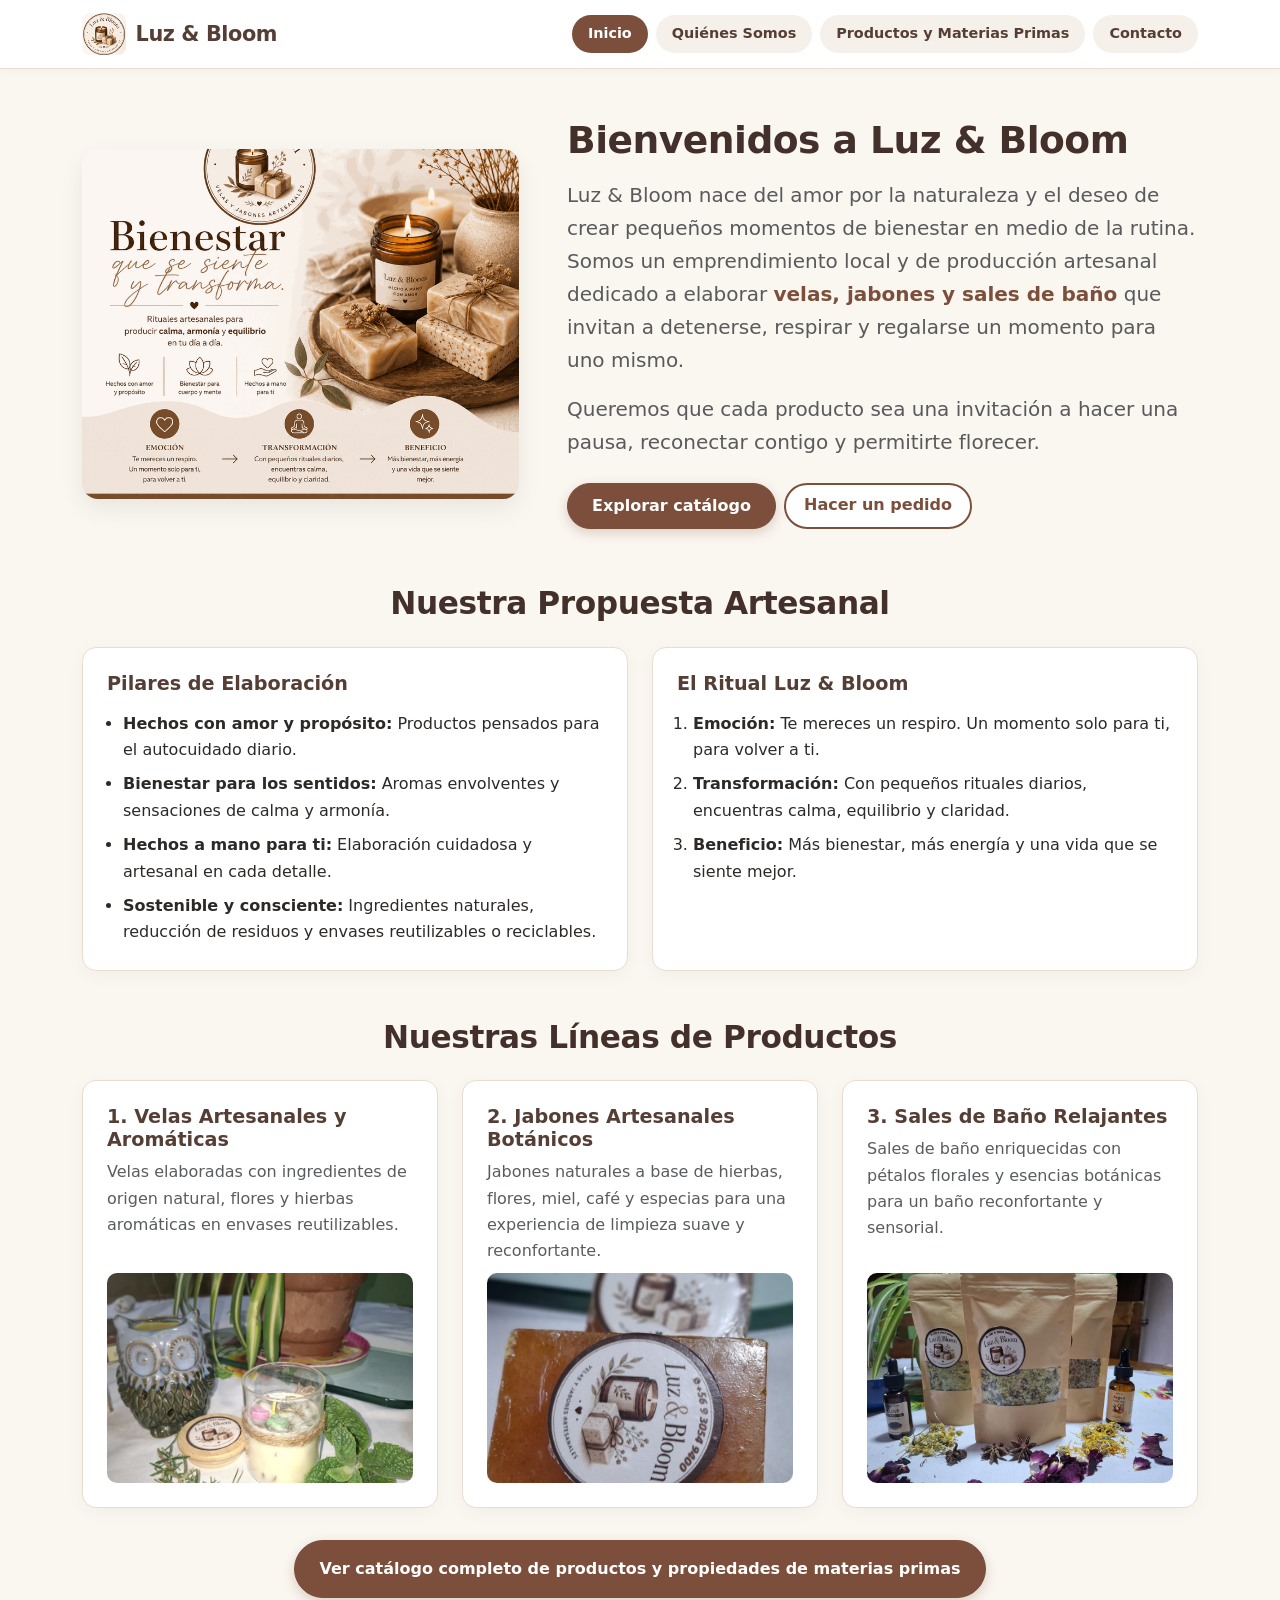
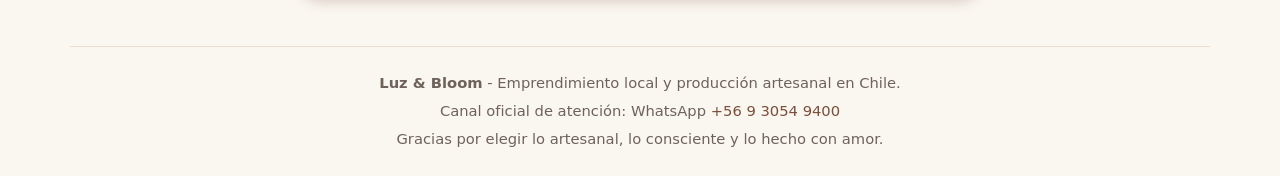
<file: index.html>
<!DOCTYPE html>
<html lang="es">
<head>
    <meta charset="UTF-8">
    <meta name="viewport" content="width=device-width, initial-scale=1.0">
    <meta name="description" content="Luz &amp; Bloom: Velas, jabones y sales de baño de producción artesanal en Chile. Rituales sensoriales para el bienestar, calma y autocuidado.">
    <title>Luz &amp; Bloom - Velas, Jabones y Sales de Baño Artesanales</title>
    <link rel="stylesheet" href="vendor/bootstrap/bootstrap.min.css">
    <link rel="stylesheet" href="css/estilos.css">
</head>
<body>
    <header id="encabezado-principal">
        <nav id="menu-principal" class="navbar navbar-expand-lg fixed-top lb-navbar" aria-label="Navegación principal">
            <div class="container">
                <a class="navbar-brand" href="index.html">
                    <img src="img/logo-luz-bloom.png" alt="Logo de Luz &amp; Bloom - Velas y Jabones Artesanales">
                    <span>Luz &amp; Bloom</span>
                </a>
                <button class="navbar-toggler" type="button" data-bs-toggle="collapse" data-bs-target="#navbarContenido" aria-controls="navbarContenido" aria-expanded="false" aria-label="Abrir menú de navegación">
                    <span class="navbar-toggler-icon"></span>
                </button>
                <div class="collapse navbar-collapse justify-content-end" id="navbarContenido">
                    <ul class="navbar-nav gap-2">
                        <li class="nav-item"><a class="nav-link active" aria-current="page" href="index.html">Inicio</a></li>
                        <li class="nav-item"><a class="nav-link" href="nosotros.html">Quiénes Somos</a></li>
                        <li class="nav-item"><a class="nav-link" href="productos.html">Productos y Materias Primas</a></li>
                        <li class="nav-item"><a class="nav-link" href="contacto.html">Contacto</a></li>
                    </ul>
                </div>
            </div>
        </nav>
    </header>

    <main id="contenido-principal" class="container my-4">
        <section id="presentacion" class="row align-items-center g-4 g-lg-5 mb-5 py-2">
            <div class="col-lg-5 text-center">
                <img src="img/afiche-luz-bloom.png" class="lb-hero-img mx-auto" alt="Afiche de presentación Luz &amp; Bloom: Rituales artesanales de bienestar">
            </div>
            <div class="col-lg-7">
                <h1 class="titulo-pagina mb-3">Bienvenidos a Luz &amp; Bloom</h1>
                <p class="fs-5 text-body-secondary">Luz &amp; Bloom nace del amor por la naturaleza y el deseo de crear pequeños momentos de bienestar en medio de la rutina. Somos un emprendimiento local y de producción artesanal dedicado a elaborar <span class="texto-destacado">velas, jabones y sales de baño</span> que invitan a detenerse, respirar y regalarse un momento para uno mismo.</p>
                <p class="fs-5 text-body-secondary mb-4">Queremos que cada producto sea una invitación a hacer una pausa, reconectar contigo y permitirte florecer.</p>
                <div class="d-flex flex-wrap gap-2">
                    <a href="productos.html" class="btn btn-lb">Explorar catálogo</a>
                    <a href="contacto.html" class="btn btn-lb-outline">Hacer un pedido</a>
                </div>
            </div>
        </section>

        <section id="pilares" class="mb-5">
            <h2 class="titulo-seccion text-center mb-4">Nuestra Propuesta Artesanal</h2>
            <div class="row g-4">
                <div class="col-md-6">
                    <div class="lb-card p-4 h-100">
                        <h3 class="mb-3">Pilares de Elaboración</h3>
                        <ul class="mb-0 ps-3">
                            <li class="mb-2"><strong>Hechos con amor y propósito:</strong> Productos pensados para el autocuidado diario.</li>
                            <li class="mb-2"><strong>Bienestar para los sentidos:</strong> Aromas envolventes y sensaciones de calma y armonía.</li>
                            <li class="mb-2"><strong>Hechos a mano para ti:</strong> Elaboración cuidadosa y artesanal en cada detalle.</li>
                            <li class="mb-0"><strong>Sostenible y consciente:</strong> Ingredientes naturales, reducción de residuos y envases reutilizables o reciclables.</li>
                        </ul>
                    </div>
                </div>

                <div class="col-md-6">
                    <div class="lb-card p-4 h-100">
                        <h3 class="mb-3">El Ritual Luz &amp; Bloom</h3>
                        <ol class="mb-0 ps-3">
                            <li class="mb-2"><strong>Emoción:</strong> Te mereces un respiro. Un momento solo para ti, para volver a ti.</li>
                            <li class="mb-2"><strong>Transformación:</strong> Con pequeños rituales diarios, encuentras calma, equilibrio y claridad.</li>
                            <li class="mb-0"><strong>Beneficio:</strong> Más bienestar, más energía y una vida que se siente mejor.</li>
                        </ol>
                    </div>
                </div>
            </div>
        </section>

        <section id="lineas-productos" class="mb-5">
            <h2 class="titulo-seccion text-center mb-4">Nuestras Líneas de Productos</h2>
            <div class="row g-4">
                <div class="col-md-6 col-lg-4">
                    <article class="card lb-card lb-card-hover h-100">
                        <div class="card-body d-flex flex-column justify-content-between p-4">
                            <div>
                                <h3 class="card-title mb-2">1. Velas Artesanales y Aromáticas</h3>
                                <p class="card-text text-body-secondary">Velas elaboradas con ingredientes de origen natural, flores y hierbas aromáticas en envases reutilizables.</p>
                            </div>
                            <img src="img/vela-menta-romero.jpg" class="lb-product-img mt-2" alt="Vela artesanal con menta y romero en frasco con tapa de madera">
                        </div>
                    </article>
                </div>

                <div class="col-md-6 col-lg-4">
                    <article class="card lb-card lb-card-hover h-100">
                        <div class="card-body d-flex flex-column justify-content-between p-4">
                            <div>
                                <h3 class="card-title mb-2">2. Jabones Artesanales Botánicos</h3>
                                <p class="card-text text-body-secondary">Jabones naturales a base de hierbas, flores, miel, café y especias para una experiencia de limpieza suave y reconfortante.</p>
                            </div>
                            <img src="img/jabon-miel-calendula.jpg" class="lb-product-img mt-2" alt="Jabón artesanal de miel y caléndula">
                        </div>
                    </article>
                </div>

                <div class="col-md-12 col-lg-4">
                    <article class="card lb-card lb-card-hover h-100">
                        <div class="card-body d-flex flex-column justify-content-between p-4">
                            <div>
                                <h3 class="card-title mb-2">3. Sales de Baño Relajantes</h3>
                                <p class="card-text text-body-secondary">Sales de baño enriquecidas con pétalos florales y esencias botánicas para un baño reconfortante y sensorial.</p>
                            </div>
                            <img src="img/sales-bano-aceites-flores.jpg" class="lb-product-img mt-2" alt="Sales de baño artesanales con flores secas y aceites esenciales">
                        </div>
                    </article>
                </div>
            </div>

            <div class="text-center mt-4 pt-2">
                <a href="productos.html" class="btn btn-lb px-4 py-3">Ver catálogo completo de productos y propiedades de materias primas</a>
            </div>
        </section>
    </main>

    <footer id="pie-pagina" class="container lb-footer text-center py-4 mt-5">
        <p class="mb-1"><strong>Luz &amp; Bloom</strong> - Emprendimiento local y producción artesanal en Chile.</p>
        <p class="mb-1">Canal oficial de atención: WhatsApp <a href="https://wa.me/56930549400" target="_blank" rel="noopener">+56 9 3054 9400</a></p>
        <p class="mb-0">Gracias por elegir lo artesanal, lo consciente y lo hecho con amor.</p>
    </footer>

    <button id="btn-volver-arriba" type="button" aria-label="Volver arriba" title="Volver arriba">&#8593;</button>

    <script src="vendor/bootstrap/bootstrap.bundle.min.js"></script>
    <script src="js/app.js"></script>
</body>
</html>
</file>
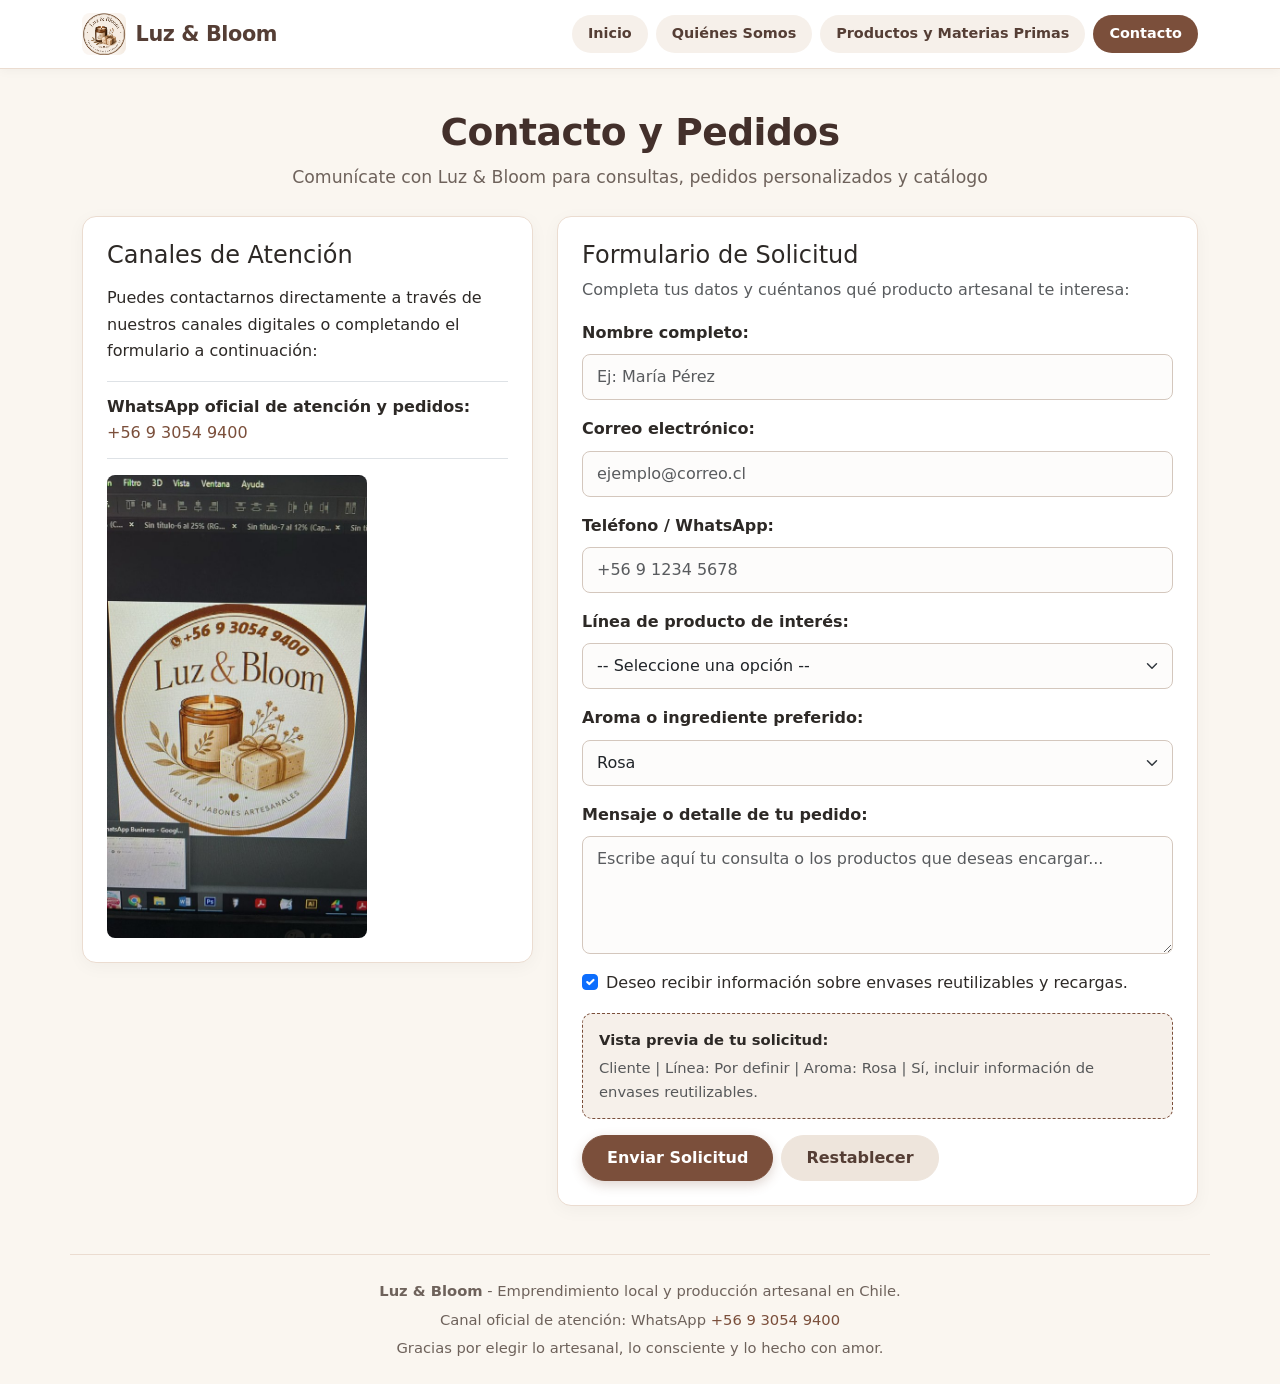
<file: contacto.html>
<!DOCTYPE html>
<html lang="es">
<head>
    <meta charset="UTF-8">
    <meta name="viewport" content="width=device-width, initial-scale=1.0">
    <meta name="description" content="Canales de atención directa y formulario de pedidos de Luz &amp; Bloom. Comunícate vía WhatsApp para consultas y encargos personalizados.">
    <title>Contacto y Pedidos - Luz &amp; Bloom</title>
    <link rel="stylesheet" href="vendor/bootstrap/bootstrap.min.css">
    <link rel="stylesheet" href="css/estilos.css">
</head>
<body>
    <header id="encabezado-principal">
        <nav id="menu-principal" class="navbar navbar-expand-lg fixed-top lb-navbar" aria-label="Navegación principal">
            <div class="container">
                <a class="navbar-brand" href="index.html">
                    <img src="img/logo-luz-bloom.png" alt="Logo de Luz &amp; Bloom - Velas y Jabones Artesanales">
                    <span>Luz &amp; Bloom</span>
                </a>
                <button class="navbar-toggler" type="button" data-bs-toggle="collapse" data-bs-target="#navbarContenido" aria-controls="navbarContenido" aria-expanded="false" aria-label="Abrir menú de navegación">
                    <span class="navbar-toggler-icon"></span>
                </button>
                <div class="collapse navbar-collapse justify-content-end" id="navbarContenido">
                    <ul class="navbar-nav gap-2">
                        <li class="nav-item"><a class="nav-link" href="index.html">Inicio</a></li>
                        <li class="nav-item"><a class="nav-link" href="nosotros.html">Quiénes Somos</a></li>
                        <li class="nav-item"><a class="nav-link" href="productos.html">Productos y Materias Primas</a></li>
                        <li class="nav-item"><a class="nav-link active" aria-current="page" href="contacto.html">Contacto</a></li>
                    </ul>
                </div>
            </div>
        </nav>
    </header>

    <main id="contenido-contacto" class="container my-4">
        <div class="text-center mb-4">
            <h1 class="titulo-pagina mb-2">Contacto y Pedidos</h1>
            <p class="subtitulo-pagina mb-0">Comunícate con Luz &amp; Bloom para consultas, pedidos personalizados y catálogo</p>
        </div>

        <div class="row g-4 align-items-start mb-5">
            <section id="datos-contacto" class="col-lg-5">
                <div class="lb-card p-4">
                    <h2 class="h4 mb-3">Canales de Atención</h2>
                    <p>Puedes contactarnos directamente a través de nuestros canales digitales o completando el formulario a continuación:</p>
                    <ul class="list-unstyled border-top border-bottom py-2 my-3">
                        <li class="py-1"><strong>WhatsApp oficial de atención y pedidos:</strong> <a href="https://wa.me/56930549400" target="_blank" rel="noopener">+56 9 3054 9400</a></li>
                    </ul>
                    <div class="text-center text-lg-start mt-3">
                        <img src="img/logo-referencia-whatsapp.jpg" class="img-fluid rounded-3" style="max-width: 260px;" alt="Referencia gráfica de contacto WhatsApp Luz &amp; Bloom +56 9 3054 9400">
                    </div>
                </div>
            </section>

            <section id="seccion-formulario" class="col-lg-7">
                <div class="lb-card p-4">
                    <h2 class="h4 mb-2">Formulario de Solicitud</h2>
                    <p class="text-body-secondary">Completa tus datos y cuéntanos qué producto artesanal te interesa:</p>

                    <div id="alerta-formulario" class="alert d-none" role="status" aria-live="polite"></div>

                    <form action="https://wa.me/56930549400" method="get" name="formulario_contacto" id="formulario-contacto" novalidate>
                        <fieldset class="border-0 p-0 m-0">
                            <legend class="visually-hidden">Formulario de Solicitud</legend>

                            <div class="mb-3">
                                <label for="nombre" class="form-label fw-semibold">Nombre completo:</label>
                                <input type="text" class="form-control" id="nombre" name="nombre" placeholder="Ej: María Pérez" required minlength="3">
                                <div class="invalid-feedback">Ingresa tu nombre completo (mínimo 3 caracteres).</div>
                            </div>

                            <div class="mb-3">
                                <label for="correo" class="form-label fw-semibold">Correo electrónico:</label>
                                <input type="email" class="form-control" id="correo" name="correo" placeholder="ejemplo@correo.cl" required>
                                <div class="invalid-feedback">Ingresa un correo electrónico válido (ej: nombre@dominio.cl).</div>
                            </div>

                            <div class="mb-3">
                                <label for="telefono" class="form-label fw-semibold">Teléfono / WhatsApp:</label>
                                <input type="tel" class="form-control" id="telefono" name="telefono" placeholder="+56 9 1234 5678">
                                <div class="invalid-feedback">Ingresa un número de teléfono válido (al menos 8 dígitos) o déjalo vacío.</div>
                            </div>

                            <div class="mb-3">
                                <label for="linea_producto" class="form-label fw-semibold">Línea de producto de interés:</label>
                                <select class="form-select" id="linea_producto" name="linea_producto" required>
                                    <option value="">-- Seleccione una opción --</option>
                                    <option value="velas">Velas Artesanales y Aromáticas</option>
                                    <option value="wax_melts">Bombones Aromáticos y Quemadores</option>
                                    <option value="jabones">Jabones Artesanales Botánicos</option>
                                    <option value="sales">Sales de Baño Relajantes</option>
                                    <option value="pack_regalo">Caja de Regalo / Pedido Especial</option>
                                </select>
                                <div class="invalid-feedback">Selecciona la línea de producto que te interesa.</div>
                            </div>

                            <div class="mb-3">
                                <label for="materia_prima" class="form-label fw-semibold">Aroma o ingrediente preferido:</label>
                                <select class="form-select" id="materia_prima" name="materia_prima">
                                    <option value="rosa">Rosa</option>
                                    <option value="calendula">Caléndula</option>
                                    <option value="manzanilla">Manzanilla</option>
                                    <option value="menta">Menta y Romero</option>
                                    <option value="canela">Naranja y Canela</option>
                                    <option value="miel">Miel</option>
                                    <option value="clavo">Café y Clavo de Olor</option>
                                </select>
                            </div>

                            <div class="mb-3">
                                <label for="mensaje" class="form-label fw-semibold">Mensaje o detalle de tu pedido:</label>
                                <textarea class="form-control" id="mensaje" name="text" rows="4" placeholder="Escribe aquí tu consulta o los productos que deseas encargar..." required minlength="10"></textarea>
                                <div class="invalid-feedback">Describe tu consulta o pedido (mínimo 10 caracteres).</div>
                            </div>

                            <div class="form-check mb-3">
                                <input type="checkbox" class="form-check-input" id="envase_reutilizable" name="envase_reutilizable" value="si" checked>
                                <label class="form-check-label" for="envase_reutilizable">Deseo recibir información sobre envases reutilizables y recargas.</label>
                            </div>

                            <div id="resumen-solicitud" class="lb-resumen-box mb-3">
                                <strong>Vista previa de tu solicitud:</strong>
                                <p id="texto-resumen" class="mb-0 mt-1 text-body-secondary">Completa los campos para generar el resumen de tu pedido.</p>
                            </div>

                            <div class="d-flex flex-wrap gap-2">
                                <button type="submit" class="btn btn-lb">Enviar Solicitud</button>
                                <button type="reset" class="btn btn-lb-soft">Restablecer</button>
                            </div>
                        </fieldset>
                    </form>
                </div>
            </section>
        </div>
    </main>

    <footer id="pie-pagina" class="container lb-footer text-center py-4 mt-5">
        <p class="mb-1"><strong>Luz &amp; Bloom</strong> - Emprendimiento local y producción artesanal en Chile.</p>
        <p class="mb-1">Canal oficial de atención: WhatsApp <a href="https://wa.me/56930549400" target="_blank" rel="noopener">+56 9 3054 9400</a></p>
        <p class="mb-0">Gracias por elegir lo artesanal, lo consciente y lo hecho con amor.</p>
    </footer>

    <button id="btn-volver-arriba" type="button" aria-label="Volver arriba" title="Volver arriba">&#8593;</button>

    <script src="vendor/bootstrap/bootstrap.bundle.min.js"></script>
    <script src="js/app.js"></script>
</body>
</html>
</file>
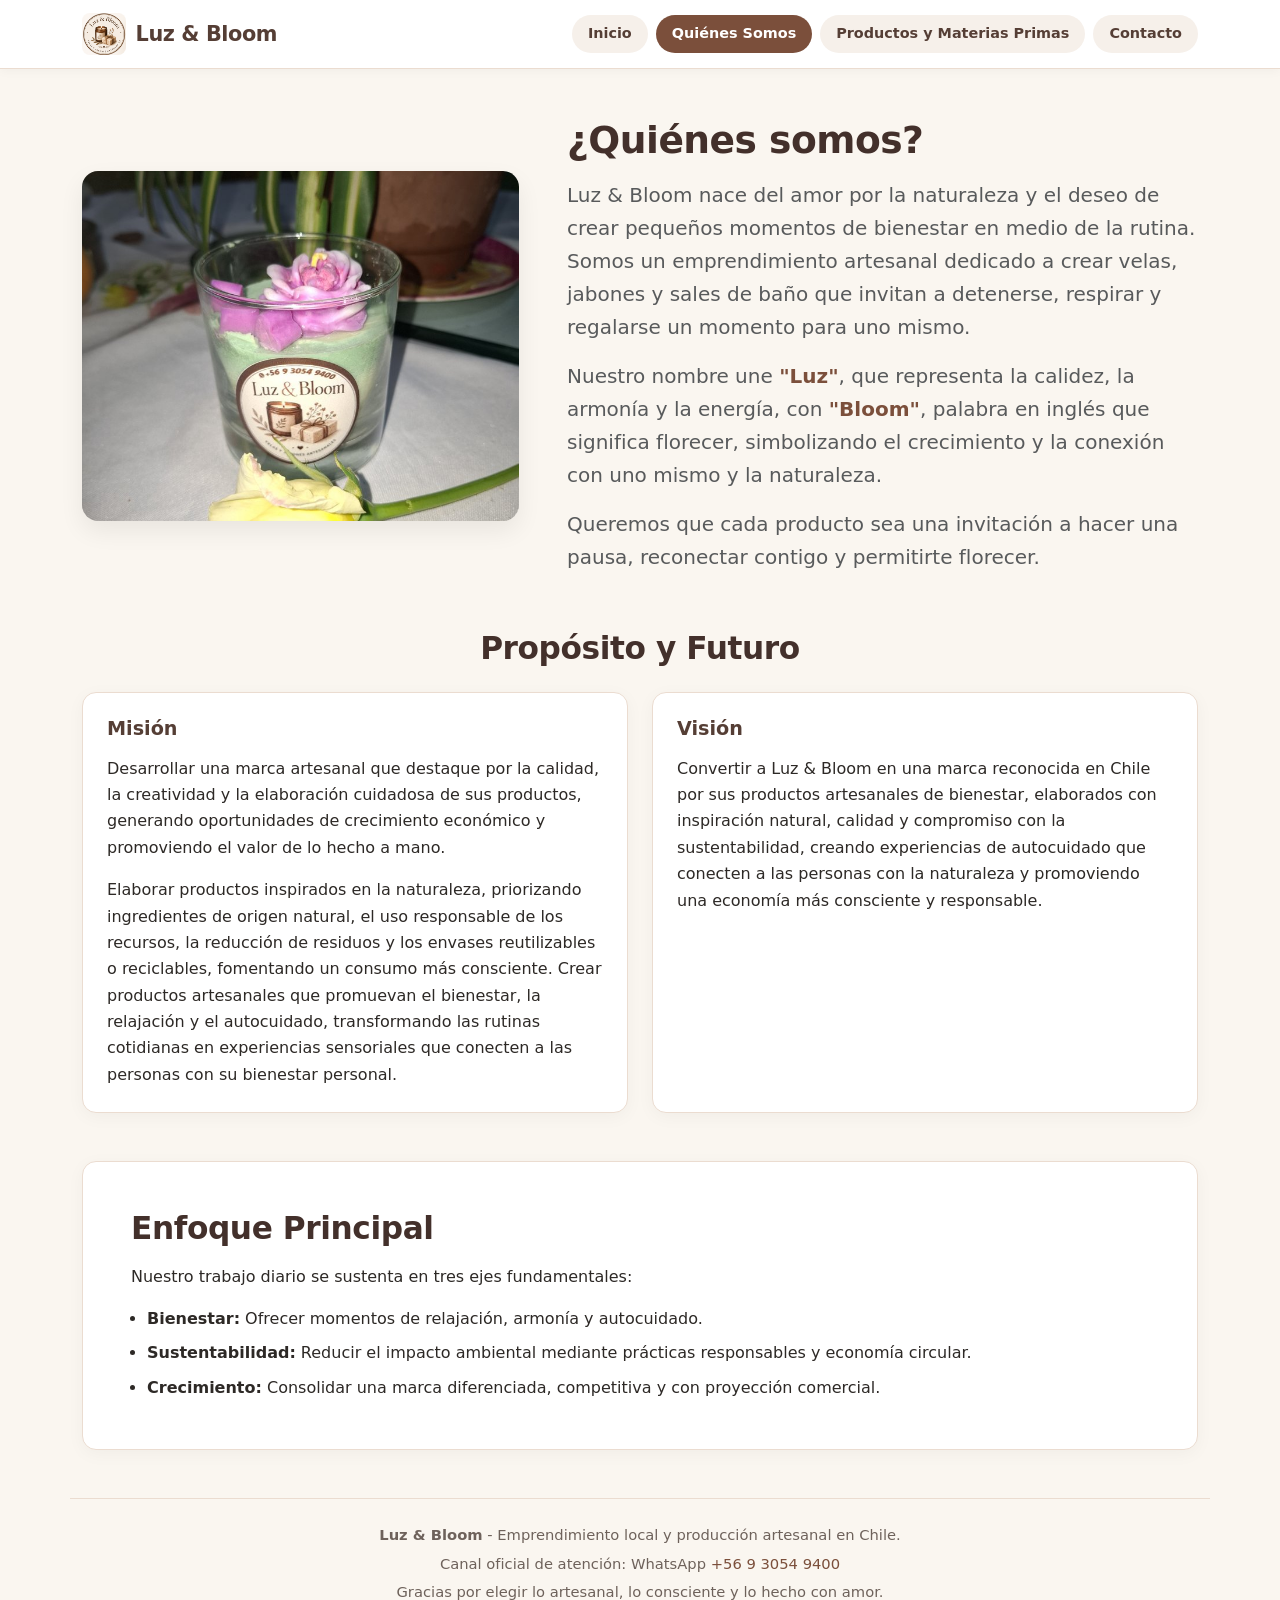
<file: nosotros.html>
<!DOCTYPE html>
<html lang="es">
<head>
    <meta charset="UTF-8">
    <meta name="viewport" content="width=device-width, initial-scale=1.0">
    <meta name="description" content="Conoce la historia, misión, visión y pilares de Luz &amp; Bloom, un emprendimiento chileno dedicado a la cosmética y aromaterapia artesanal consciente.">
    <title>Quiénes Somos - Luz &amp; Bloom</title>
    <link rel="stylesheet" href="vendor/bootstrap/bootstrap.min.css">
    <link rel="stylesheet" href="css/estilos.css">
</head>
<body>
    <header id="encabezado-principal">
        <nav id="menu-principal" class="navbar navbar-expand-lg fixed-top lb-navbar" aria-label="Navegación principal">
            <div class="container">
                <a class="navbar-brand" href="index.html">
                    <img src="img/logo-luz-bloom.png" alt="Logo de Luz &amp; Bloom - Velas y Jabones Artesanales">
                    <span>Luz &amp; Bloom</span>
                </a>
                <button class="navbar-toggler" type="button" data-bs-toggle="collapse" data-bs-target="#navbarContenido" aria-controls="navbarContenido" aria-expanded="false" aria-label="Abrir menú de navegación">
                    <span class="navbar-toggler-icon"></span>
                </button>
                <div class="collapse navbar-collapse justify-content-end" id="navbarContenido">
                    <ul class="navbar-nav gap-2">
                        <li class="nav-item"><a class="nav-link" href="index.html">Inicio</a></li>
                        <li class="nav-item"><a class="nav-link active" aria-current="page" href="nosotros.html">Quiénes Somos</a></li>
                        <li class="nav-item"><a class="nav-link" href="productos.html">Productos y Materias Primas</a></li>
                        <li class="nav-item"><a class="nav-link" href="contacto.html">Contacto</a></li>
                    </ul>
                </div>
            </div>
        </nav>
    </header>

    <main id="contenido-nosotros" class="container my-4">
        <section id="quienes-somos" class="row align-items-center g-4 g-lg-5 mb-5 py-2">
            <div class="col-lg-5 text-center">
                <img src="img/vela-rosa.jpg" class="lb-hero-img mx-auto" alt="Vela artesanal floral de Luz &amp; Bloom">
            </div>
            <div class="col-lg-7">
                <h1 class="titulo-pagina mb-3">¿Quiénes somos?</h1>
                <p class="fs-5 text-body-secondary">Luz &amp; Bloom nace del amor por la naturaleza y el deseo de crear pequeños momentos de bienestar en medio de la rutina. Somos un emprendimiento artesanal dedicado a crear velas, jabones y sales de baño que invitan a detenerse, respirar y regalarse un momento para uno mismo.</p>
                <p class="fs-5 text-body-secondary">Nuestro nombre une <span class="texto-destacado">"Luz"</span>, que representa la calidez, la armonía y la energía, con <span class="texto-destacado">"Bloom"</span>, palabra en inglés que significa florecer, simbolizando el crecimiento y la conexión con uno mismo y la naturaleza.</p>
                <p class="fs-5 text-body-secondary mb-0">Queremos que cada producto sea una invitación a hacer una pausa, reconectar contigo y permitirte florecer.</p>
            </div>
        </section>

        <section id="mision-vision" class="mb-5">
            <h2 class="titulo-seccion text-center mb-4">Propósito y Futuro</h2>
            <div class="row g-4">
                <div class="col-md-6">
                    <article id="mision" class="lb-card p-4 h-100">
                        <h3 class="mb-3">Misión</h3>
                        <p>Desarrollar una marca artesanal que destaque por la calidad, la creatividad y la elaboración cuidadosa de sus productos, generando oportunidades de crecimiento económico y promoviendo el valor de lo hecho a mano.</p>
                        <p class="mb-0">Elaborar productos inspirados en la naturaleza, priorizando ingredientes de origen natural, el uso responsable de los recursos, la reducción de residuos y los envases reutilizables o reciclables, fomentando un consumo más consciente. Crear productos artesanales que promuevan el bienestar, la relajación y el autocuidado, transformando las rutinas cotidianas en experiencias sensoriales que conecten a las personas con su bienestar personal.</p>
                    </article>
                </div>

                <div class="col-md-6">
                    <article id="vision" class="lb-card p-4 h-100">
                        <h3 class="mb-3">Visión</h3>
                        <p class="mb-0">Convertir a Luz &amp; Bloom en una marca reconocida en Chile por sus productos artesanales de bienestar, elaborados con inspiración natural, calidad y compromiso con la sustentabilidad, creando experiencias de autocuidado que conecten a las personas con la naturaleza y promoviendo una economía más consciente y responsable.</p>
                    </article>
                </div>
            </div>
        </section>

        <section id="enfoque-principal" class="lb-card p-4 p-md-5 mb-5">
            <h2 class="titulo-seccion mb-3">Enfoque Principal</h2>
            <p>Nuestro trabajo diario se sustenta en tres ejes fundamentales:</p>
            <ul class="mb-0 ps-3">
                <li class="mb-2"><strong>Bienestar:</strong> Ofrecer momentos de relajación, armonía y autocuidado.</li>
                <li class="mb-2"><strong>Sustentabilidad:</strong> Reducir el impacto ambiental mediante prácticas responsables y economía circular.</li>
                <li class="mb-0"><strong>Crecimiento:</strong> Consolidar una marca diferenciada, competitiva y con proyección comercial.</li>
            </ul>
        </section>
    </main>

    <footer id="pie-pagina" class="container lb-footer text-center py-4 mt-5">
        <p class="mb-1"><strong>Luz &amp; Bloom</strong> - Emprendimiento local y producción artesanal en Chile.</p>
        <p class="mb-1">Canal oficial de atención: WhatsApp <a href="https://wa.me/56930549400" target="_blank" rel="noopener">+56 9 3054 9400</a></p>
        <p class="mb-0">Gracias por elegir lo artesanal, lo consciente y lo hecho con amor.</p>
    </footer>

    <button id="btn-volver-arriba" type="button" aria-label="Volver arriba" title="Volver arriba">&#8593;</button>

    <script src="vendor/bootstrap/bootstrap.bundle.min.js"></script>
    <script src="js/app.js"></script>
</body>
</html>
</file>
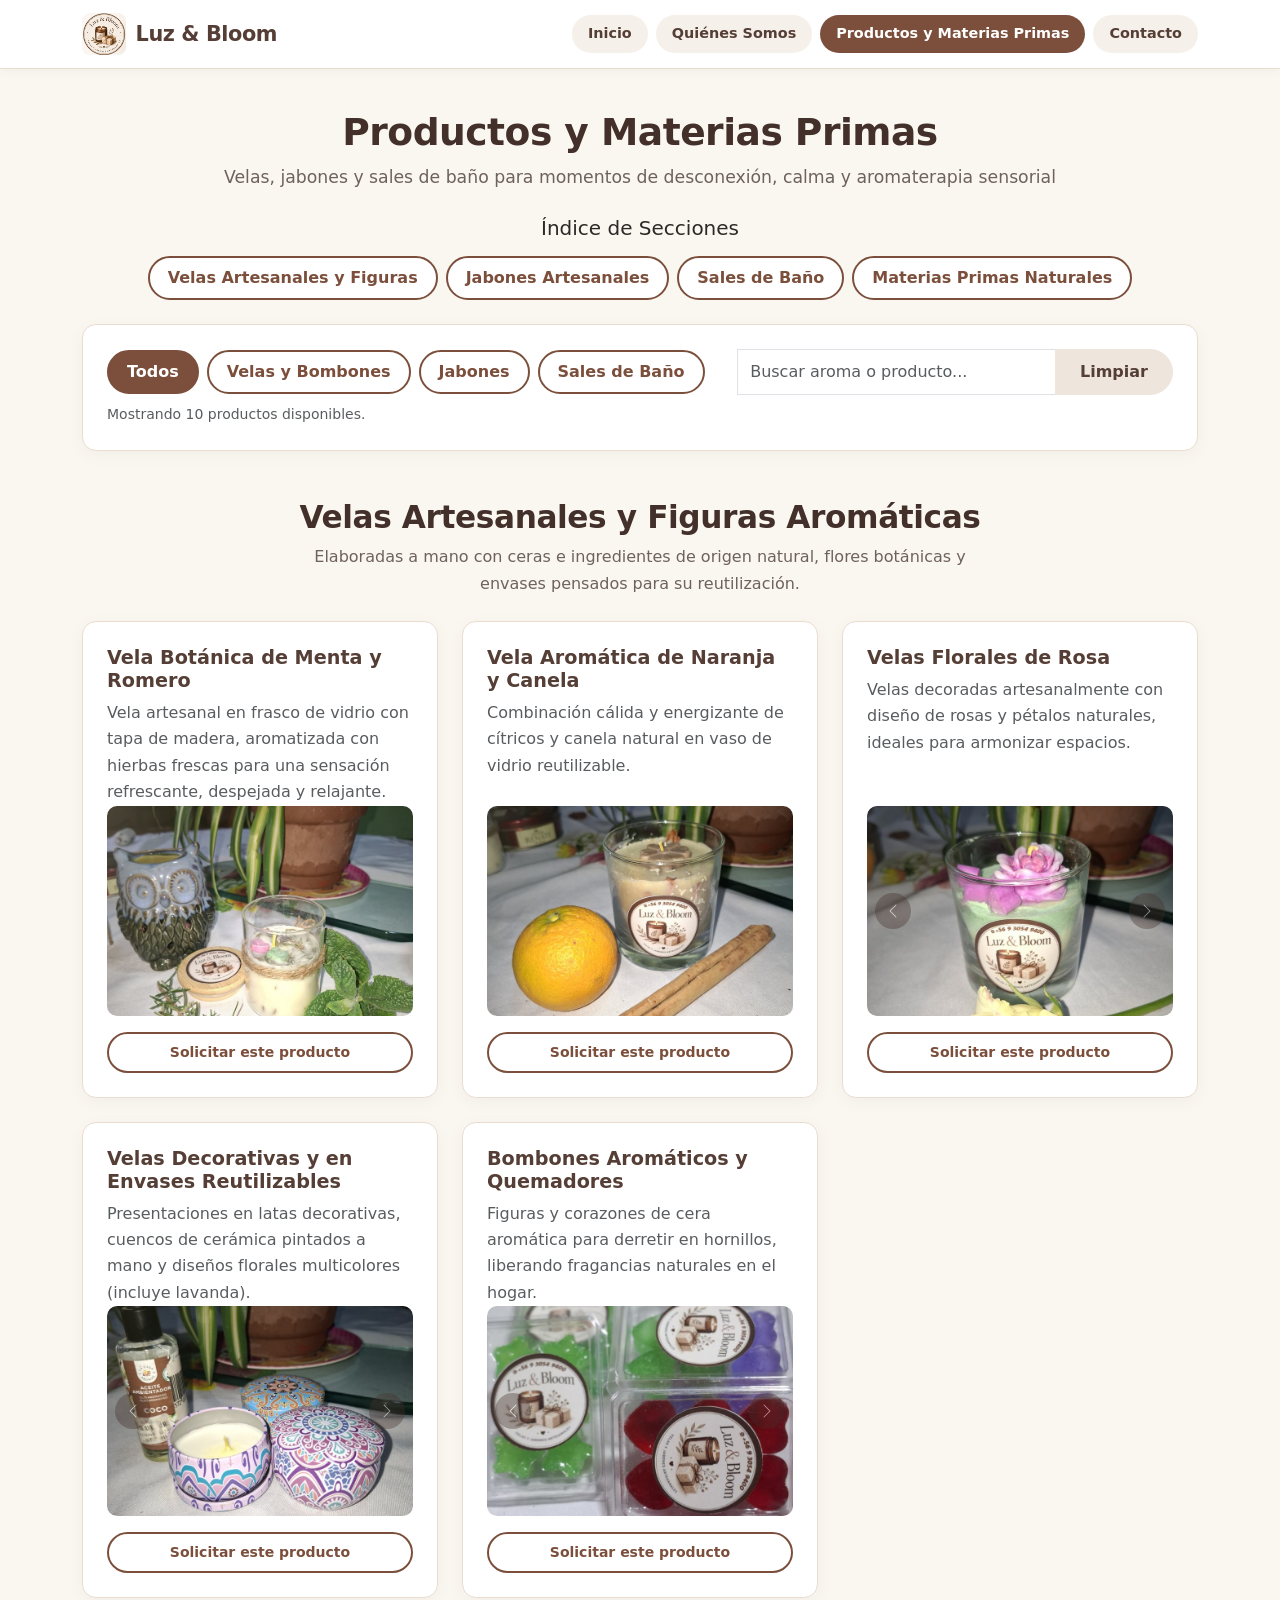
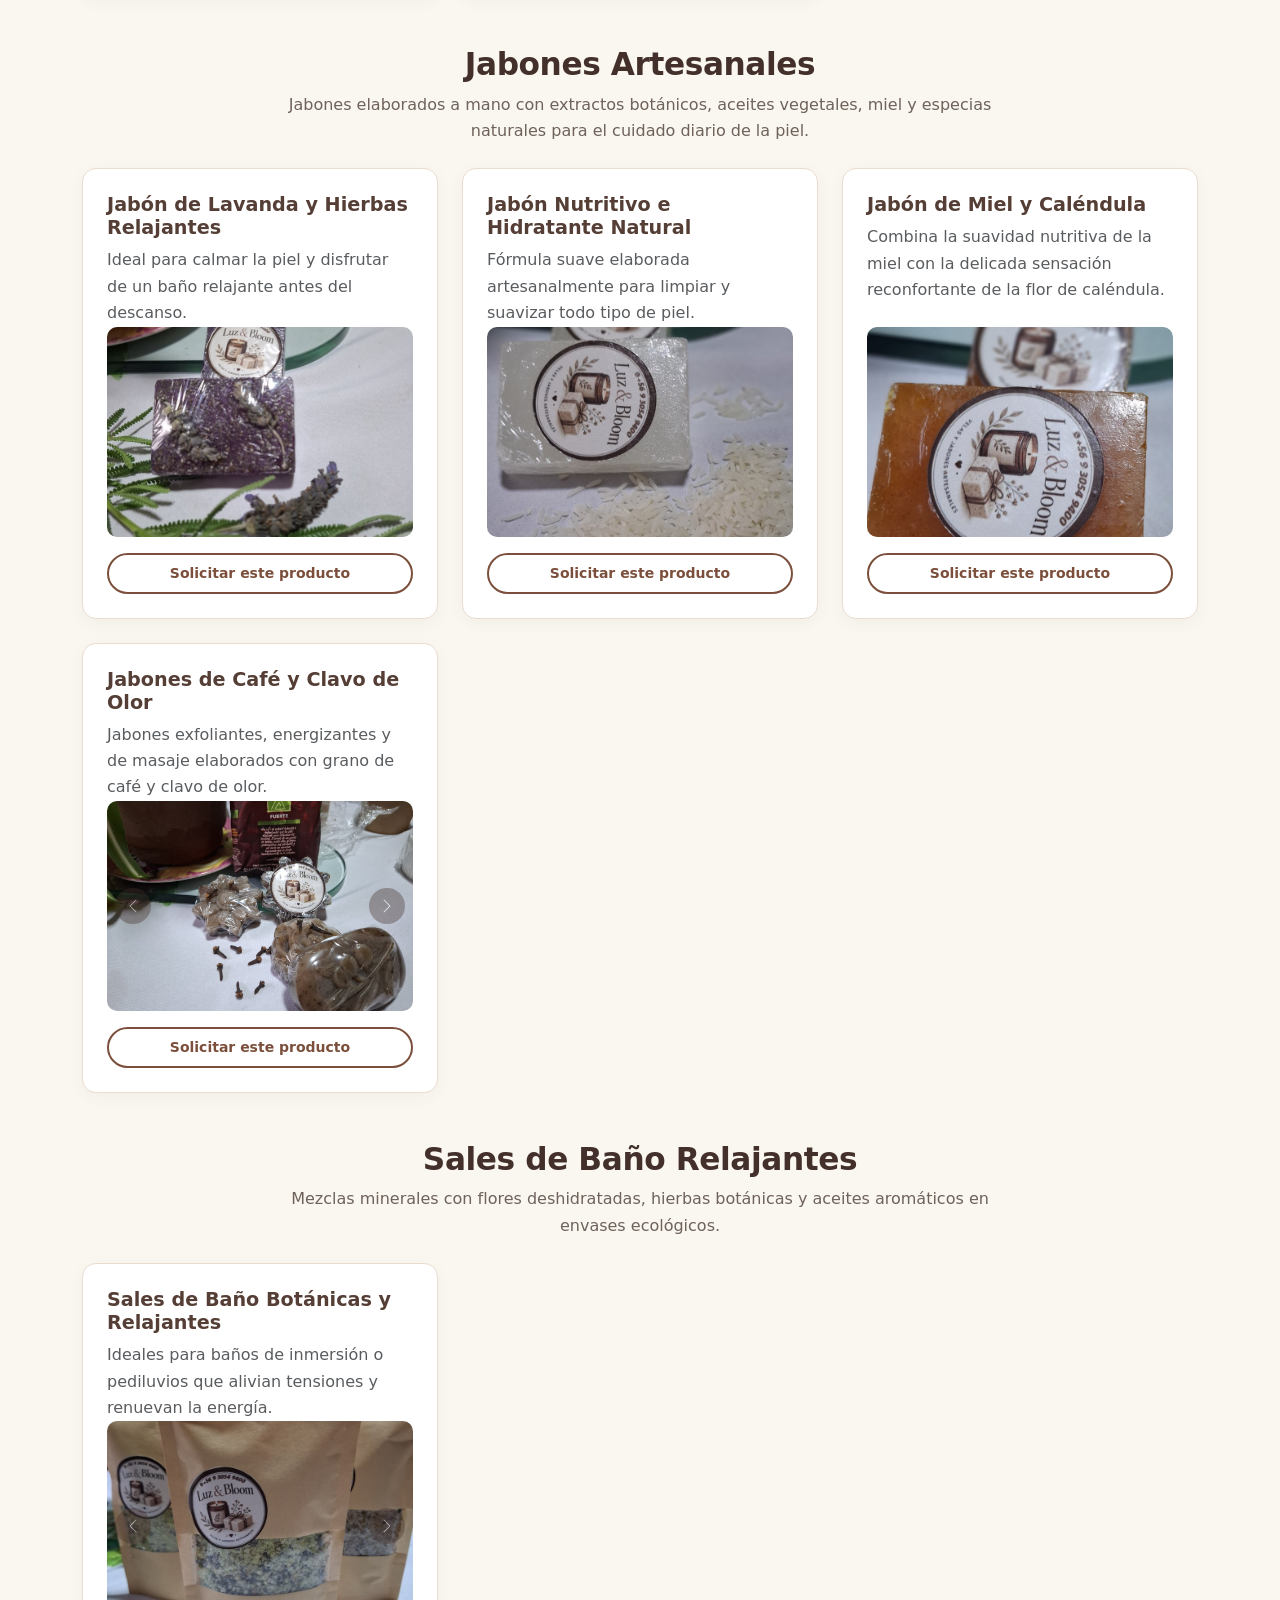
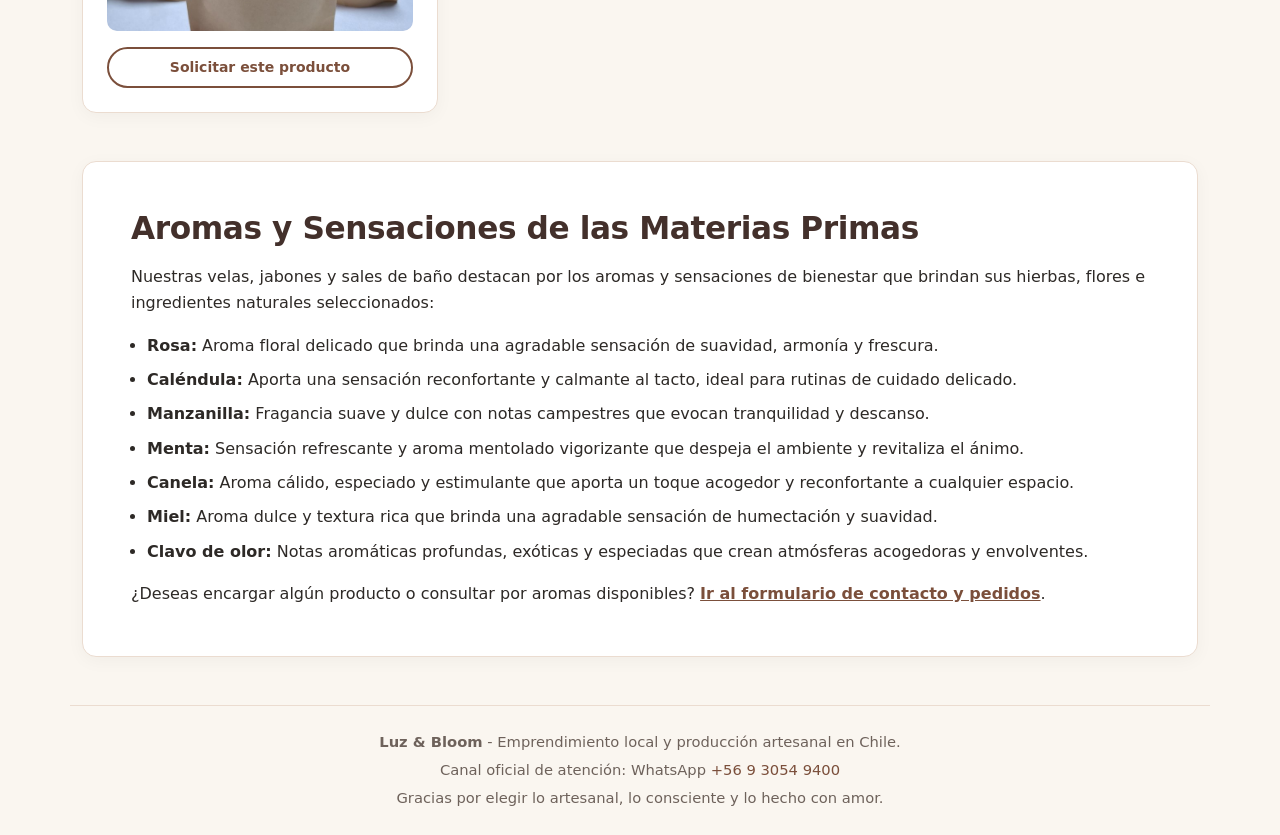
<file: productos.html>
<!DOCTYPE html>
<html lang="es">
<head>
    <meta charset="UTF-8">
    <meta name="viewport" content="width=device-width, initial-scale=1.0">
    <meta name="description" content="Catálogo de productos artesanales Luz &amp; Bloom: velas botánicas de cera de soja, jabones con extractos naturales y sales minerales de baño.">
    <title>Productos y Materias Primas - Luz &amp; Bloom</title>
    <link rel="stylesheet" href="vendor/bootstrap/bootstrap.min.css">
    <link rel="stylesheet" href="css/estilos.css">
</head>
<body>
    <header id="encabezado-principal">
        <nav id="menu-principal" class="navbar navbar-expand-lg fixed-top lb-navbar" aria-label="Navegación principal">
            <div class="container">
                <a class="navbar-brand" href="index.html">
                    <img src="img/logo-luz-bloom.png" alt="Logo de Luz &amp; Bloom - Velas y Jabones Artesanales">
                    <span>Luz &amp; Bloom</span>
                </a>
                <button class="navbar-toggler" type="button" data-bs-toggle="collapse" data-bs-target="#navbarContenido" aria-controls="navbarContenido" aria-expanded="false" aria-label="Abrir menú de navegación">
                    <span class="navbar-toggler-icon"></span>
                </button>
                <div class="collapse navbar-collapse justify-content-end" id="navbarContenido">
                    <ul class="navbar-nav gap-2">
                        <li class="nav-item"><a class="nav-link" href="index.html">Inicio</a></li>
                        <li class="nav-item"><a class="nav-link" href="nosotros.html">Quiénes Somos</a></li>
                        <li class="nav-item"><a class="nav-link active" aria-current="page" href="productos.html">Productos y Materias Primas</a></li>
                        <li class="nav-item"><a class="nav-link" href="contacto.html">Contacto</a></li>
                    </ul>
                </div>
            </div>
        </nav>
    </header>

    <main id="contenido-productos" class="container my-4">
        <div class="text-center mb-4">
            <h1 class="titulo-pagina mb-2">Productos y Materias Primas</h1>
            <p class="subtitulo-pagina mb-0">Velas, jabones y sales de baño para momentos de desconexión, calma y aromaterapia sensorial</p>
        </div>

        <nav id="indice-productos" class="text-center mb-4" aria-label="Índice de secciones">
            <h2 class="h5 mb-3">Índice de Secciones</h2>
            <ul class="list-unstyled d-flex flex-wrap justify-content-center gap-2 mb-0">
                <li><a href="#velas" class="btn btn-lb-outline">Velas Artesanales y Figuras</a></li>
                <li><a href="#jabones" class="btn btn-lb-outline">Jabones Artesanales</a></li>
                <li><a href="#sales" class="btn btn-lb-outline">Sales de Baño</a></li>
                <li><a href="#materias-primas" class="btn btn-lb-outline">Materias Primas Naturales</a></li>
            </ul>
        </nav>

        <!-- Barra interactiva JS: filtro por categoría y buscador en vivo -->
        <section id="panel-filtro-catalogo" class="lb-card p-3 p-md-4 mb-5" aria-label="Filtro de productos">
            <div class="row g-3 align-items-center">
                <div class="col-lg-7">
                    <div class="d-flex flex-wrap gap-2" role="group" aria-label="Filtrar por categoría">
                        <button type="button" class="btn btn-lb-outline btn-filtro active" data-categoria="todos">Todos</button>
                        <button type="button" class="btn btn-lb-outline btn-filtro" data-categoria="velas">Velas y Bombones</button>
                        <button type="button" class="btn btn-lb-outline btn-filtro" data-categoria="jabones">Jabones</button>
                        <button type="button" class="btn btn-lb-outline btn-filtro" data-categoria="sales">Sales de Baño</button>
                    </div>
                </div>
                <div class="col-lg-5">
                    <div class="input-group">
                        <label for="buscador-productos" class="visually-hidden">Buscar producto o aroma</label>
                        <input type="search" id="buscador-productos" class="form-control" placeholder="Buscar aroma o producto...">
                        <button type="button" id="btn-limpiar-busqueda" class="btn btn-lb-soft">Limpiar</button>
                    </div>
                </div>
            </div>
            <p id="contador-resultados" class="small text-body-secondary mt-2 mb-0">Mostrando 10 productos disponibles.</p>
        </section>

        <div id="sin-resultados" class="alert alert-warning d-none text-center mb-5" role="status">
            No encontramos productos que coincidan con tu búsqueda. Prueba con otro aroma o selecciona "Todos".
        </div>

        <section id="velas" class="seccion-catalogo mb-5" data-seccion="velas">
            <h2 class="titulo-seccion text-center mb-2">Velas Artesanales y Figuras Aromáticas</h2>
            <p class="descripcion-seccion text-center mx-auto mb-4">Elaboradas a mano con ceras e ingredientes de origen natural, flores botánicas y envases pensados para su reutilización.</p>

            <div class="row g-4">
                <div class="col-md-6 col-lg-4 item-producto" data-categoria="velas" data-linea="velas" data-aroma="menta">
                    <article class="card lb-card lb-card-hover h-100">
                        <div class="card-body d-flex flex-column justify-content-between p-4">
                            <div>
                                <h3 class="card-title mb-2">Vela Botánica de Menta y Romero</h3>
                                <p class="card-text text-body-secondary">Vela artesanal en frasco de vidrio con tapa de madera, aromatizada con hierbas frescas para una sensación refrescante, despejada y relajante.</p>
                            </div>
                            <div>
                                <img src="img/vela-menta-romero.jpg" class="lb-product-img mb-3" alt="Vela artesanal de menta y romero">
                                <button type="button" class="btn btn-lb-outline btn-sm w-100 btn-consultar-producto" data-linea="velas" data-aroma="menta" data-producto="Vela Botánica de Menta y Romero">Solicitar este producto</button>
                            </div>
                        </div>
                    </article>
                </div>

                <div class="col-md-6 col-lg-4 item-producto" data-categoria="velas" data-linea="velas" data-aroma="canela">
                    <article class="card lb-card lb-card-hover h-100">
                        <div class="card-body d-flex flex-column justify-content-between p-4">
                            <div>
                                <h3 class="card-title mb-2">Vela Aromática de Naranja y Canela</h3>
                                <p class="card-text text-body-secondary">Combinación cálida y energizante de cítricos y canela natural en vaso de vidrio reutilizable.</p>
                            </div>
                            <div>
                                <img src="img/vela-naranja-canela.jpg" class="lb-product-img mb-3" alt="Vela artesanal de naranja y canela">
                                <button type="button" class="btn btn-lb-outline btn-sm w-100 btn-consultar-producto" data-linea="velas" data-aroma="canela" data-producto="Vela Aromática de Naranja y Canela">Solicitar este producto</button>
                            </div>
                        </div>
                    </article>
                </div>

                <div class="col-md-6 col-lg-4 item-producto" data-categoria="velas" data-linea="velas" data-aroma="rosa">
                    <article class="card lb-card lb-card-hover h-100">
                        <div class="card-body d-flex flex-column justify-content-between p-4">
                            <div>
                                <h3 class="card-title mb-2">Velas Florales de Rosa</h3>
                                <p class="card-text text-body-secondary">Velas decoradas artesanalmente con diseño de rosas y pétalos naturales, ideales para armonizar espacios.</p>
                            </div>
                            <div>
                                <div id="carouselRosa" class="carousel slide lb-carousel mb-3" data-bs-ride="false">
                                    <div class="carousel-inner rounded-3">
                                        <div class="carousel-item active">
                                            <img src="img/vela-rosa.jpg" class="lb-product-img" alt="Vela artesanal con rosa en vaso de vidrio">
                                        </div>
                                        <div class="carousel-item">
                                            <img src="img/vela-cuenco-petalos.jpg" class="lb-product-img" alt="Vela artesanal en cuenco decorativo con pétalos de rosa">
                                        </div>
                                    </div>
                                    <button class="carousel-control-prev" type="button" data-bs-target="#carouselRosa" data-bs-slide="prev" aria-label="Foto anterior">
                                        <span class="carousel-control-prev-icon" aria-hidden="true"></span>
                                    </button>
                                    <button class="carousel-control-next" type="button" data-bs-target="#carouselRosa" data-bs-slide="next" aria-label="Siguiente foto">
                                        <span class="carousel-control-next-icon" aria-hidden="true"></span>
                                    </button>
                                </div>
                                <button type="button" class="btn btn-lb-outline btn-sm w-100 btn-consultar-producto" data-linea="velas" data-aroma="rosa" data-producto="Velas Florales de Rosa">Solicitar este producto</button>
                            </div>
                        </div>
                    </article>
                </div>

                <div class="col-md-6 col-lg-4 item-producto" data-categoria="velas" data-linea="velas" data-aroma="rosa">
                    <article class="card lb-card lb-card-hover h-100">
                        <div class="card-body d-flex flex-column justify-content-between p-4">
                            <div>
                                <h3 class="card-title mb-2">Velas Decorativas y en Envases Reutilizables</h3>
                                <p class="card-text text-body-secondary">Presentaciones en latas decorativas, cuencos de cerámica pintados a mano y diseños florales multicolores (incluye lavanda).</p>
                            </div>
                            <div>
                                <div id="carouselDecorativas" class="carousel slide lb-carousel mb-3" data-bs-ride="false">
                                    <div class="carousel-inner rounded-3">
                                        <div class="carousel-item active">
                                            <img src="img/velas-latas-decorativas.jpg" class="lb-product-img" alt="Velas artesanales en latas decorativas">
                                        </div>
                                        <div class="carousel-item">
                                            <img src="img/vela-flores-colores.jpg" class="lb-product-img" alt="Vela artesanal con flores de cera de colores">
                                        </div>
                                        <div class="carousel-item">
                                            <img src="img/mini-vela-lavanda.jpg" class="lb-product-img" alt="Mini vela artesanal de lavanda">
                                        </div>
                                        <div class="carousel-item">
                                            <img src="img/velas-ceramica-lavanda.jpg" class="lb-product-img" alt="Velas artesanales en cuencos de cerámica">
                                        </div>
                                        <div class="carousel-item">
                                            <img src="img/vela-postre-artesanal.jpg" class="lb-product-img" alt="Vela artesanal creativa tipo postre">
                                        </div>
                                    </div>
                                    <button class="carousel-control-prev" type="button" data-bs-target="#carouselDecorativas" data-bs-slide="prev" aria-label="Foto anterior">
                                        <span class="carousel-control-prev-icon" aria-hidden="true"></span>
                                    </button>
                                    <button class="carousel-control-next" type="button" data-bs-target="#carouselDecorativas" data-bs-slide="next" aria-label="Siguiente foto">
                                        <span class="carousel-control-next-icon" aria-hidden="true"></span>
                                    </button>
                                </div>
                                <button type="button" class="btn btn-lb-outline btn-sm w-100 btn-consultar-producto" data-linea="velas" data-aroma="rosa" data-producto="Velas Decorativas y en Envases Reutilizables">Solicitar este producto</button>
                            </div>
                        </div>
                    </article>
                </div>

                <div class="col-md-6 col-lg-4 item-producto" data-categoria="velas" data-linea="wax_melts" data-aroma="manzanilla">
                    <article class="card lb-card lb-card-hover h-100">
                        <div class="card-body d-flex flex-column justify-content-between p-4">
                            <div>
                                <h3 class="card-title mb-2">Bombones Aromáticos y Quemadores</h3>
                                <p class="card-text text-body-secondary">Figuras y corazones de cera aromática para derretir en hornillos, liberando fragancias naturales en el hogar.</p>
                            </div>
                            <div>
                                <div id="carouselWaxMelts" class="carousel slide lb-carousel mb-3" data-bs-ride="false">
                                    <div class="carousel-inner rounded-3">
                                        <div class="carousel-item active">
                                            <img src="img/wax-melts-corazones.jpg" class="lb-product-img" alt="Bombones aromáticos de cera con forma de corazón">
                                        </div>
                                        <div class="carousel-item">
                                            <img src="img/quemador-buho-esencias.jpg" class="lb-product-img" alt="Quemador de cerámica con figuras aromáticas">
                                        </div>
                                        <div class="carousel-item">
                                            <img src="img/quemador-negro-figuras.jpg" class="lb-product-img" alt="Hornillo negro con esencias sólidas de cera">
                                        </div>
                                    </div>
                                    <button class="carousel-control-prev" type="button" data-bs-target="#carouselWaxMelts" data-bs-slide="prev" aria-label="Foto anterior">
                                        <span class="carousel-control-prev-icon" aria-hidden="true"></span>
                                    </button>
                                    <button class="carousel-control-next" type="button" data-bs-target="#carouselWaxMelts" data-bs-slide="next" aria-label="Siguiente foto">
                                        <span class="carousel-control-next-icon" aria-hidden="true"></span>
                                    </button>
                                </div>
                                <button type="button" class="btn btn-lb-outline btn-sm w-100 btn-consultar-producto" data-linea="wax_melts" data-aroma="manzanilla" data-producto="Bombones Aromáticos y Quemadores">Solicitar este producto</button>
                            </div>
                        </div>
                    </article>
                </div>
            </div>
        </section>

        <section id="jabones" class="seccion-catalogo mb-5" data-seccion="jabones">
            <h2 class="titulo-seccion text-center mb-2">Jabones Artesanales</h2>
            <p class="descripcion-seccion text-center mx-auto mb-4">Jabones elaborados a mano con extractos botánicos, aceites vegetales, miel y especias naturales para el cuidado diario de la piel.</p>

            <div class="row g-4">
                <div class="col-md-6 col-lg-4 item-producto" data-categoria="jabones" data-linea="jabones" data-aroma="manzanilla">
                    <article class="card lb-card lb-card-hover h-100">
                        <div class="card-body d-flex flex-column justify-content-between p-4">
                            <div>
                                <h3 class="card-title mb-2">Jabón de Lavanda y Hierbas Relajantes</h3>
                                <p class="card-text text-body-secondary">Ideal para calmar la piel y disfrutar de un baño relajante antes del descanso.</p>
                            </div>
                            <div>
                                <img src="img/jabon-lavanda.jpg" class="lb-product-img mb-3" alt="Jabón artesanal de lavanda">
                                <button type="button" class="btn btn-lb-outline btn-sm w-100 btn-consultar-producto" data-linea="jabones" data-aroma="manzanilla" data-producto="Jabón de Lavanda y Hierbas Relajantes">Solicitar este producto</button>
                            </div>
                        </div>
                    </article>
                </div>

                <div class="col-md-6 col-lg-4 item-producto" data-categoria="jabones" data-linea="jabones" data-aroma="calendula">
                    <article class="card lb-card lb-card-hover h-100">
                        <div class="card-body d-flex flex-column justify-content-between p-4">
                            <div>
                                <h3 class="card-title mb-2">Jabón Nutritivo e Hidratante Natural</h3>
                                <p class="card-text text-body-secondary">Fórmula suave elaborada artesanalmente para limpiar y suavizar todo tipo de piel.</p>
                            </div>
                            <div>
                                <img src="img/jabon-natural-hidratante.jpg" class="lb-product-img mb-3" alt="Jabón artesanal hidratante natural">
                                <button type="button" class="btn btn-lb-outline btn-sm w-100 btn-consultar-producto" data-linea="jabones" data-aroma="calendula" data-producto="Jabón Nutritivo e Hidratante Natural">Solicitar este producto</button>
                            </div>
                        </div>
                    </article>
                </div>

                <div class="col-md-6 col-lg-4 item-producto" data-categoria="jabones" data-linea="jabones" data-aroma="miel">
                    <article class="card lb-card lb-card-hover h-100">
                        <div class="card-body d-flex flex-column justify-content-between p-4">
                            <div>
                                <h3 class="card-title mb-2">Jabón de Miel y Caléndula</h3>
                                <p class="card-text text-body-secondary">Combina la suavidad nutritiva de la miel con la delicada sensación reconfortante de la flor de caléndula.</p>
                            </div>
                            <div>
                                <img src="img/jabon-miel-calendula.jpg" class="lb-product-img mb-3" alt="Jabón artesanal de miel y caléndula">
                                <button type="button" class="btn btn-lb-outline btn-sm w-100 btn-consultar-producto" data-linea="jabones" data-aroma="miel" data-producto="Jabón de Miel y Caléndula">Solicitar este producto</button>
                            </div>
                        </div>
                    </article>
                </div>

                <div class="col-md-6 col-lg-4 item-producto" data-categoria="jabones" data-linea="jabones" data-aroma="clavo">
                    <article class="card lb-card lb-card-hover h-100">
                        <div class="card-body d-flex flex-column justify-content-between p-4">
                            <div>
                                <h3 class="card-title mb-2">Jabones de Café y Clavo de Olor</h3>
                                <p class="card-text text-body-secondary">Jabones exfoliantes, energizantes y de masaje elaborados con grano de café y clavo de olor.</p>
                            </div>
                            <div>
                                <div id="carouselCafe" class="carousel slide lb-carousel mb-3" data-bs-ride="false">
                                    <div class="carousel-inner rounded-3">
                                        <div class="carousel-item active">
                                            <img src="img/jabon-cafe-clavo-1.jpg" class="lb-product-img" alt="Jabones artesanales de café y clavo de olor">
                                        </div>
                                        <div class="carousel-item">
                                            <img src="img/jabon-cafe-clavo-2.jpg" class="lb-product-img" alt="Jabones moldeados de café y clavo de olor">
                                        </div>
                                    </div>
                                    <button class="carousel-control-prev" type="button" data-bs-target="#carouselCafe" data-bs-slide="prev" aria-label="Foto anterior">
                                        <span class="carousel-control-prev-icon" aria-hidden="true"></span>
                                    </button>
                                    <button class="carousel-control-next" type="button" data-bs-target="#carouselCafe" data-bs-slide="next" aria-label="Siguiente foto">
                                        <span class="carousel-control-next-icon" aria-hidden="true"></span>
                                    </button>
                                </div>
                                <button type="button" class="btn btn-lb-outline btn-sm w-100 btn-consultar-producto" data-linea="jabones" data-aroma="clavo" data-producto="Jabones de Café y Clavo de Olor">Solicitar este producto</button>
                            </div>
                        </div>
                    </article>
                </div>
            </div>
        </section>

        <section id="sales" class="seccion-catalogo mb-5" data-seccion="sales">
            <h2 class="titulo-seccion text-center mb-2">Sales de Baño Relajantes</h2>
            <p class="descripcion-seccion text-center mx-auto mb-4">Mezclas minerales con flores deshidratadas, hierbas botánicas y aceites aromáticos en envases ecológicos.</p>

            <div class="row g-4">
                <div class="col-md-6 col-lg-4 item-producto" data-categoria="sales" data-linea="sales" data-aroma="rosa">
                    <article class="card lb-card lb-card-hover h-100">
                        <div class="card-body d-flex flex-column justify-content-between p-4">
                            <div>
                                <h3 class="card-title mb-2">Sales de Baño Botánicas y Relajantes</h3>
                                <p class="card-text text-body-secondary">Ideales para baños de inmersión o pediluvios que alivian tensiones y renuevan la energía.</p>
                            </div>
                            <div>
                                <div id="carouselSales" class="carousel slide lb-carousel mb-3" data-bs-ride="false">
                                    <div class="carousel-inner rounded-3">
                                        <div class="carousel-item active">
                                            <img src="img/sales-bano-kraft.jpg" class="lb-product-img" alt="Sales de baño artesanales en bolsa kraft">
                                        </div>
                                        <div class="carousel-item">
                                            <img src="img/sales-bano-aceites-flores.jpg" class="lb-product-img" alt="Sales de baño acompañadas de flores secas y aceites esenciales">
                                        </div>
                                    </div>
                                    <button class="carousel-control-prev" type="button" data-bs-target="#carouselSales" data-bs-slide="prev" aria-label="Foto anterior">
                                        <span class="carousel-control-prev-icon" aria-hidden="true"></span>
                                    </button>
                                    <button class="carousel-control-next" type="button" data-bs-target="#carouselSales" data-bs-slide="next" aria-label="Siguiente foto">
                                        <span class="carousel-control-next-icon" aria-hidden="true"></span>
                                    </button>
                                </div>
                                <button type="button" class="btn btn-lb-outline btn-sm w-100 btn-consultar-producto" data-linea="sales" data-aroma="rosa" data-producto="Sales de Baño Botánicas y Relajantes">Solicitar este producto</button>
                            </div>
                        </div>
                    </article>
                </div>
            </div>
        </section>

        <section id="materias-primas" class="lb-card p-4 p-md-5 mb-5">
            <h2 class="titulo-seccion mb-3">Aromas y Sensaciones de las Materias Primas</h2>
            <p>Nuestras velas, jabones y sales de baño destacan por los aromas y sensaciones de bienestar que brindan sus hierbas, flores e ingredientes naturales seleccionados:</p>
            <ul class="ps-3">
                <li class="mb-2"><strong>Rosa:</strong> Aroma floral delicado que brinda una agradable sensación de suavidad, armonía y frescura.</li>
                <li class="mb-2"><strong>Caléndula:</strong> Aporta una sensación reconfortante y calmante al tacto, ideal para rutinas de cuidado delicado.</li>
                <li class="mb-2"><strong>Manzanilla:</strong> Fragancia suave y dulce con notas campestres que evocan tranquilidad y descanso.</li>
                <li class="mb-2"><strong>Menta:</strong> Sensación refrescante y aroma mentolado vigorizante que despeja el ambiente y revitaliza el ánimo.</li>
                <li class="mb-2"><strong>Canela:</strong> Aroma cálido, especiado y estimulante que aporta un toque acogedor y reconfortante a cualquier espacio.</li>
                <li class="mb-2"><strong>Miel:</strong> Aroma dulce y textura rica que brinda una agradable sensación de humectación y suavidad.</li>
                <li class="mb-0"><strong>Clavo de olor:</strong> Notas aromáticas profundas, exóticas y especiadas que crean atmósferas acogedoras y envolventes.</li>
            </ul>
            <p class="mt-3 mb-0">¿Deseas encargar algún producto o consultar por aromas disponibles? <a href="contacto.html" class="fw-semibold text-decoration-underline">Ir al formulario de contacto y pedidos</a>.</p>
        </section>
    </main>

    <footer id="pie-pagina" class="container lb-footer text-center py-4 mt-5">
        <p class="mb-1"><strong>Luz &amp; Bloom</strong> - Emprendimiento local y producción artesanal en Chile.</p>
        <p class="mb-1">Canal oficial de atención: WhatsApp <a href="https://wa.me/56930549400" target="_blank" rel="noopener">+56 9 3054 9400</a></p>
        <p class="mb-0">Gracias por elegir lo artesanal, lo consciente y lo hecho con amor.</p>
    </footer>

    <button id="btn-volver-arriba" type="button" aria-label="Volver arriba" title="Volver arriba">&#8593;</button>

    <script src="vendor/bootstrap/bootstrap.bundle.min.js"></script>
    <script src="js/app.js"></script>
</body>
</html>
</file>
<file: css/estilos.css>
/*
 * Luz & Bloom - Hoja de estilos personalizada sobre template Bootstrap 5
 * Mantiene la identidad cromática artesanal de la Evaluación N°2 y adapta
 * los componentes estándar de Bootstrap (navbar, cards, grid, formularios).
 */

:root {
    --lb-bg: #faf6f0;
    --lb-surface: #ffffff;
    --lb-soft: #f6f0ea;
    --lb-accent: #7b4f3b;
    --lb-accent-hover: #5d3929;
    --lb-title: #43302b;
    --lb-subtitle: #553e35;
    --lb-text: #2d2926;
    --lb-muted: #6e625b;
    --lb-border: #ebdcd0;
}

body {
    font-family: 'Segoe UI', system-ui, -apple-system, Roboto, sans-serif;
    line-height: 1.65;
    color: var(--lb-text);
    background-color: var(--lb-bg);
    padding-top: 86px;
}

h1, h2, h3, h4 {
    color: var(--lb-title);
    font-weight: 700;
}

a {
    color: var(--lb-accent);
    text-decoration: none;
    transition: color 0.2s ease;
}

a:hover {
    color: var(--lb-accent-hover);
}

.texto-destacado {
    color: var(--lb-accent);
    font-weight: 600;
}

/* Navbar del template adaptada */
.lb-navbar {
    background-color: var(--lb-surface);
    border-bottom: 1px solid var(--lb-border);
    box-shadow: 0 2px 10px rgba(0, 0, 0, 0.04);
}

.lb-navbar .navbar-brand {
    display: flex;
    align-items: center;
    gap: 10px;
    color: var(--lb-subtitle);
    font-weight: 700;
    font-size: 1.3rem;
    letter-spacing: -0.4px;
}

.lb-navbar .navbar-brand img {
    height: 42px;
    width: auto;
    border-radius: 8px;
}

.lb-navbar .nav-link {
    background-color: var(--lb-soft);
    color: var(--lb-subtitle);
    border-radius: 20px;
    padding: 7px 16px !important;
    font-weight: 600;
    font-size: 0.9rem;
    transition: all 0.2s ease;
}

.lb-navbar .nav-link:hover,
.lb-navbar .nav-link.active {
    background-color: var(--lb-accent);
    color: #ffffff;
}

/* Títulos de página y sección */
.titulo-pagina {
    font-size: clamp(1.8rem, 3vw, 2.35rem);
    letter-spacing: -0.5px;
}

.subtitulo-pagina {
    color: var(--lb-muted);
    font-size: 1.08rem;
}

.titulo-seccion {
    font-size: clamp(1.5rem, 2.5vw, 1.95rem);
    letter-spacing: -0.4px;
}

.descripcion-seccion {
    max-width: 720px;
    color: var(--lb-muted);
}

/* Hero y tarjetas artesanales */
.lb-hero-img {
    width: 100%;
    max-width: 480px;
    height: 350px;
    object-fit: cover;
    border-radius: 16px;
    box-shadow: 0 10px 25px rgba(0, 0, 0, 0.07);
}

.lb-card {
    background-color: var(--lb-surface);
    border: 1px solid var(--lb-border);
    border-radius: 14px;
    box-shadow: 0 4px 18px rgba(0, 0, 0, 0.04);
    transition: transform 0.2s ease, box-shadow 0.2s ease;
}

.lb-card-hover:hover {
    transform: translateY(-4px);
    box-shadow: 0 8px 24px rgba(0, 0, 0, 0.08);
}

.lb-card h3 {
    font-size: 1.2rem;
    color: var(--lb-subtitle);
}

.lb-product-img {
    width: 100%;
    height: 210px;
    object-fit: cover;
    border-radius: 10px;
}

/* Controles del carrusel dentro de tarjetas con múltiples fotos */
.lb-carousel .carousel-control-prev,
.lb-carousel .carousel-control-next {
    width: 36px;
    height: 36px;
    top: 50%;
    transform: translateY(-50%);
    background-color: rgba(67, 48, 43, 0.72);
    border-radius: 50%;
    margin: 0 8px;
}

.lb-carousel .carousel-control-prev-icon,
.lb-carousel .carousel-control-next-icon {
    width: 1rem;
    height: 1rem;
}

/* Botones y filtros */
.btn-lb {
    background-color: var(--lb-accent);
    border-color: var(--lb-accent);
    color: #ffffff;
    border-radius: 30px;
    font-weight: 700;
    padding: 10px 24px;
    box-shadow: 0 4px 12px rgba(123, 79, 59, 0.24);
    transition: all 0.2s ease;
}

.btn-lb:hover,
.btn-lb:focus {
    background-color: var(--lb-accent-hover);
    border-color: var(--lb-accent-hover);
    color: #ffffff;
    transform: translateY(-1px);
}

.btn-lb-outline {
    background-color: var(--lb-surface);
    border: 2px solid var(--lb-accent);
    color: var(--lb-accent);
    border-radius: 25px;
    font-weight: 600;
    padding: 8px 18px;
    transition: all 0.2s ease;
}

.btn-lb-outline:hover,
.btn-lb-outline.active {
    background-color: var(--lb-accent);
    border-color: var(--lb-accent);
    color: #ffffff;
}

.btn-lb-soft {
    background-color: #eee5dc;
    border-color: #eee5dc;
    color: var(--lb-subtitle);
    border-radius: 25px;
    font-weight: 700;
    padding: 10px 24px;
}

.btn-lb-soft:hover {
    background-color: #ded1c4;
    color: var(--lb-subtitle);
}

/* Formularios */
#formulario-contacto .form-control,
#formulario-contacto .form-select {
    border: 1px solid #d4c7bd;
    border-radius: 8px;
    background-color: #fdfcfb;
    padding-top: 10px;
    padding-bottom: 10px;
    padding-left: 14px;
}

#formulario-contacto .form-control {
    padding-right: 14px;
}

#formulario-contacto .form-control:focus,
#formulario-contacto .form-select:focus {
    border-color: var(--lb-accent);
    background-color: var(--lb-surface);
    box-shadow: 0 0 0 3px rgba(123, 79, 59, 0.12);
}

.lb-resumen-box {
    background-color: var(--lb-soft);
    border: 1px dashed var(--lb-accent);
    border-radius: 10px;
    padding: 14px 16px;
    font-size: 0.92rem;
}

/* Footer */
.lb-footer {
    border-top: 1px solid var(--lb-border);
    color: var(--lb-muted);
    font-size: 0.92rem;
}

/* Botón flotante volver arriba */
#btn-volver-arriba {
    position: fixed;
    bottom: 24px;
    right: 24px;
    width: 44px;
    height: 44px;
    border-radius: 50%;
    background-color: var(--lb-accent);
    color: #ffffff;
    border: none;
    box-shadow: 0 4px 14px rgba(67, 48, 43, 0.3);
    font-size: 1.2rem;
    line-height: 1;
    display: none;
    align-items: center;
    justify-content: center;
    z-index: 1050;
    cursor: pointer;
    transition: transform 0.2s ease, background-color 0.2s ease;
}

#btn-volver-arriba.visible {
    display: flex;
}

#btn-volver-arriba:hover {
    background-color: var(--lb-accent-hover);
    transform: translateY(-2px);
}

@media (max-width: 991.98px) {
    .lb-navbar .navbar-nav {
        padding-top: 12px;
        gap: 8px;
    }

    .lb-navbar .nav-link {
        text-align: center;
    }
}

@media (max-width: 768px) {
    body {
        padding-top: 78px;
    }

    .lb-hero-img {
        height: auto;
        max-height: 280px;
    }
}
</file>
